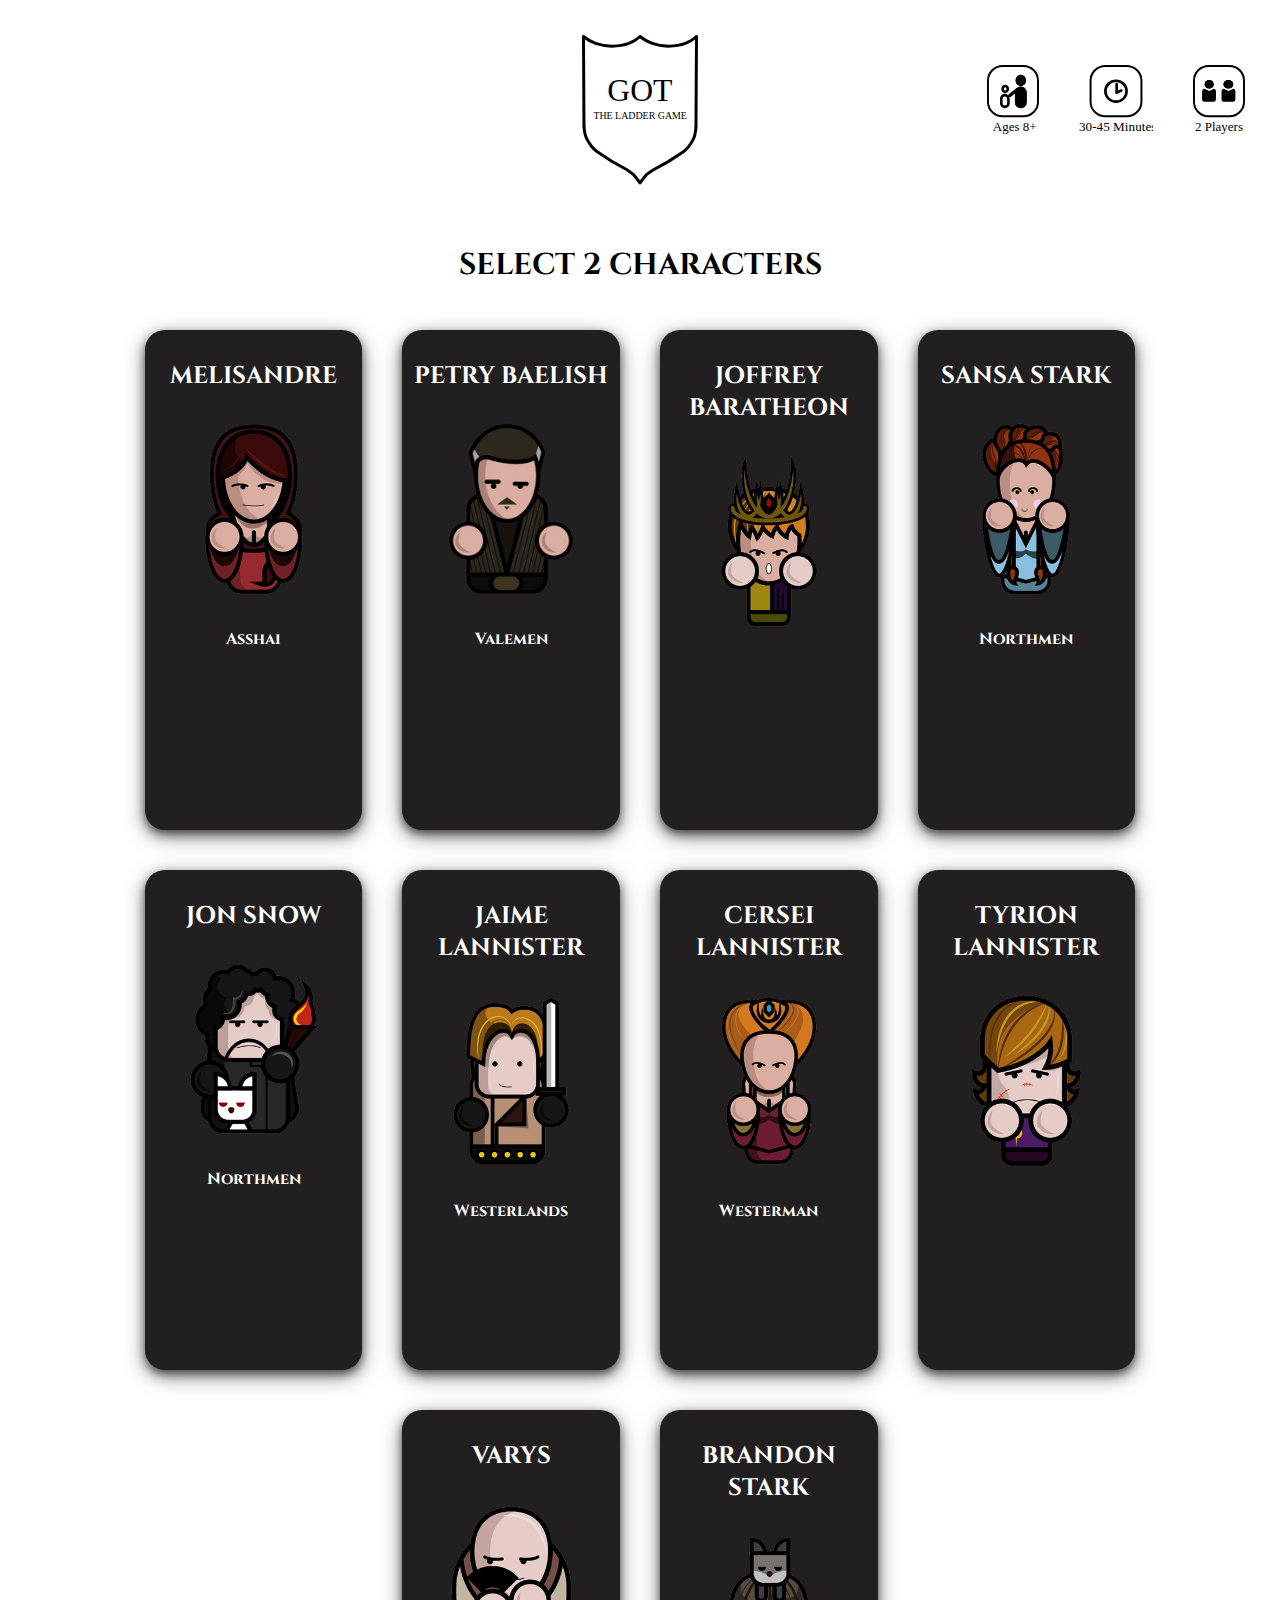
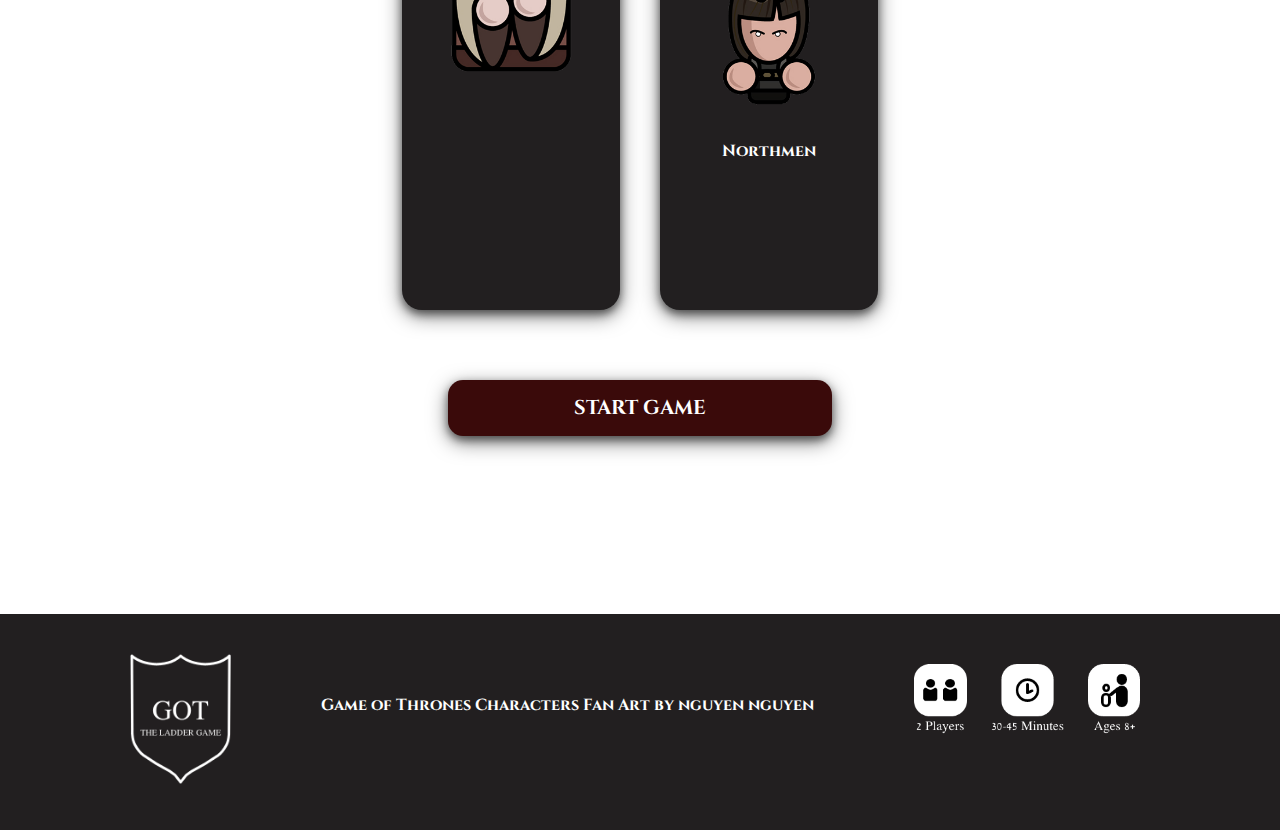
<file: index.html>
<!DOCTYPE html>
<html lang="en">

<head>
    <meta charset="UTF-8">
    <meta name="viewport" content="width=device-width, initial-scale=1.0">
    <title>GOT - The ladder game</title>

    <link rel="stylesheet" href="style/style.css">
</head>

<body>
    <header id="header-container">
        <div class="flex-1"></div>

        <a href="index.html" class="logo">
            <img src="img/logo.svg" alt="logo">
        </a>

        <div class="rule_icon_container flex-1">
            <img class="rule_icon" src="img/icon_players_001.svg" alt="number of players">
            <img class="rule_icon" src="img/icon_time_001.svg" alt="time estimate">
            <img class="rule_icon" src="img/icon_age_001.svg" alt="age of the players">
        </div>
    </header>

    <main id="main-container-index-page">
        <div class="heading">
            <h2>SELECT 2 CHARACTERS</h2>
        </div>
        <div id="character-selector">
            <div id="card-container"></div>
        </div>
        <button onclick="startGameButton()" class="start-game-btn">START GAME</button>
    </main>

    <footer class="page-footer">
        <a href="index.html" class="logo">
            <img src="img/logo_transparent_white.png" alt="logo" height="130">
        </a>

        <div class="credit-fan-art">
            <p>Game of Thrones Characters Fan Art by nguyen nguyen</p>
        </div>

        <div class="rule_icon_container flex-1">
            <img class="rule_icon" src="img/icon_players_001-white.png" alt="number of players" height="70">
            <img class="rule_icon" src="img/icon_time_001_white.png" alt="time estimate" height="70">
            <img class="rule_icon" src="img/icon_age_001_white.png" alt="age of the players" height="70">
        </div>

    </footer>

    <script src="script.js"></script>
</body>

</html>
</file>
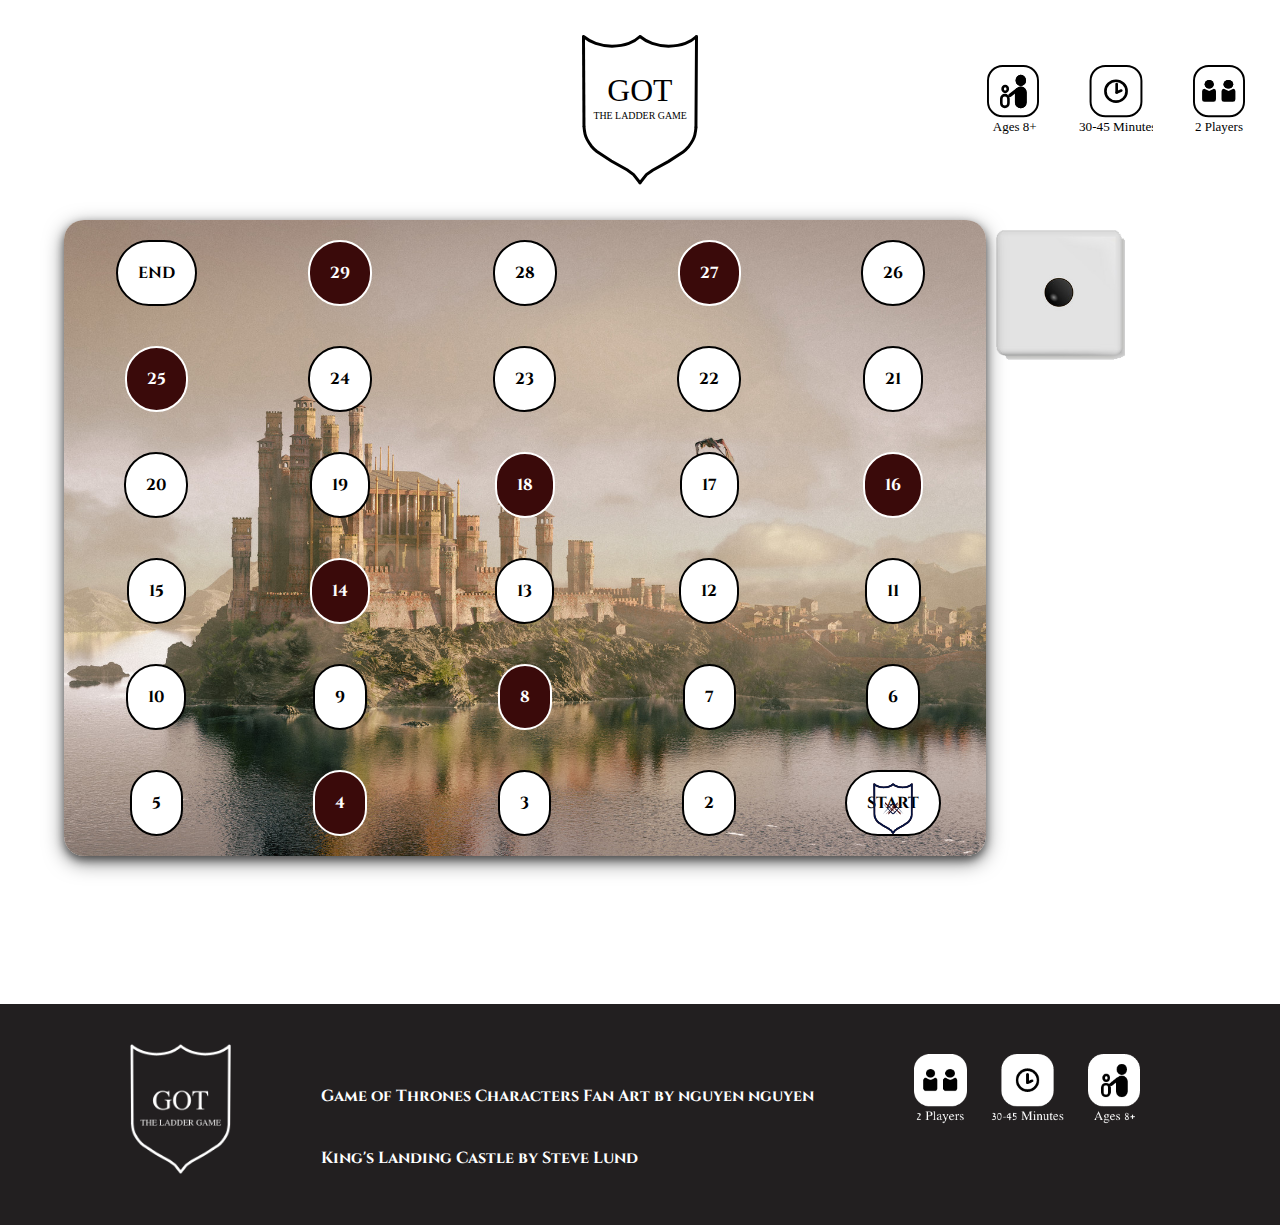
<file: game.html>
<!DOCTYPE html>
<html lang="en">

<head>
    <meta charset="UTF-8">
    <meta name="viewport" content="width=device-width, initial-scale=1.0">
    <title>GOT - The ladder game</title>

    <link rel="stylesheet" href="style/style.css">
</head>

<body>
    <header id="header-container">
        <div class="flex-1"></div>

        <a href="index.html" class="logo">
            <img src="img/logo.svg" alt="logo">
        </a>

        <div class="rule_icon_container flex-1">
            <img class="rule_icon" src="img/icon_players_001.svg" alt="number of players">
            <img class="rule_icon" src="img/icon_time_001.svg" alt="time estimate">
            <img class="rule_icon" src="img/icon_age_001.svg" alt="age of the players">
        </div>
    </header>
    <main id="main-container">

        <div class="game-container">
            <div id="game-board">
                <div class="game-piece end" data-position="30">
                    <span class="number">END</span>
                </div>
                <div class="game-piece trap" data-position="29">
                    <span class="number">29</span>
                </div>
                <div class="game-piece" data-position="28">
                    <span class="number">28</span>
                </div>
                <div class="game-piece trap" data-position="27">
                    <span class="number">27</span>
                </div>
                <div class="game-piece" data-position="26">
                    <span class="number">26</span>
                </div>
                <div class="game-piece trap" data-position="25">
                    <span class="number">25</span>
                </div>
                <div class="game-piece" data-position="24">
                    <span class="number">24</span>
                </div>
                <div class="game-piece" data-position="23">
                    <span class="number">23</span>
                </div>
                <div class="game-piece" data-position="22">
                    <span class="number">22</span>
                </div>
                <div class="game-piece" data-position="21">
                    <span class="number">21</span>
                </div>
                <div class="game-piece" data-position="20">
                    <span class="number">20</span>
                </div>
                <div class="game-piece" data-position="19">
                    <span class="number">19</span>
                </div>
                <div class="game-piece trap" data-position="18">
                    <span class="number">18</span>
                </div>
                <div class="game-piece" data-position="17">
                    <span class="number">17</span>
                </div>
                <div class="game-piece trap" data-position="16">
                    <span class="number">16</span>
                </div>
                <div class="game-piece" data-position="15">
                    <span class="number">15</span>
                </div>
                <div class="game-piece trap" data-position="14">
                    <span class="number">14</span>
                </div>
                <div class="game-piece" data-position="13">
                    <span class="number">13</span>
                </div>
                <div class="game-piece" data-position="12">
                    <span class="number">12</span>
                </div>
                <div class="game-piece" data-position="11">
                    <span class="number">11</span>
                </div>
                <div class="game-piece" data-position="10">
                    <span class="number">10</span>
                </div>
                <div class="game-piece" data-position="9">
                    <span class="number">9</span>
                </div>
                <div class="game-piece trap" data-position="8">
                    <span class="number">8</span>
                </div>
                <div class="game-piece" data-position="7">
                    <span class="number">7</span>
                </div>
                <div class="game-piece" data-position="6">
                    <span class="number">6</span>
                </div>
                <div class="game-piece" data-position="5">
                    <span class="number">5</span>
                </div>
                <div class="game-piece trap" data-position="4">
                    <span class="number">4</span>
                </div>
                <div class="game-piece" data-position="3">
                    <span class="number">3</span>
                </div>
                <div class="game-piece" data-position="2">
                    <span class="number">2</span>
                </div>
                <div class="game-piece" data-position="1">
                    <div id="player-1">
                        <img src="img/token-player1-red.png" alt="token player 1">
                    </div>
                    <div id="player-2">
                        <img src="img/token-player2-blue.png" alt="token player 2">
                    </div>
                    <span class="number start">START</span>
                </div>
            </div>
        </div>

        <div id="players-container">
            <div id="character-selector">
                <div id="game-card-container"></div>
            </div>
            <div class="dice-button-container">
                <img src="img/dice/1.png" onclick="rollDice()" id="dice-image" height="150">
            </div>
        </div>
    </main>

    <footer class="page-footer">
        <a href="index.html" class="logo">
            <img src="img/logo_transparent_white.png" alt="logo" height="130">
        </a>

        <div class="credit-fan-art">
            <p>Game of Thrones Characters Fan Art by nguyen nguyen</p>
            <p>King's Landing Castle by Steve Lund</p>
        </div>

        <div class="rule_icon_container flex-1">
            <img class="rule_icon" src="img/icon_players_001-white.png" alt="number of players" height="70">
            <img class="rule_icon" src="img/icon_time_001_white.png" alt="time estimate" height="70">
            <img class="rule_icon" src="img/icon_age_001_white.png" alt="age of the players" height="70">
        </div>

    </footer>

    <script src="script.js"></script>
</body>

</html>
</file>
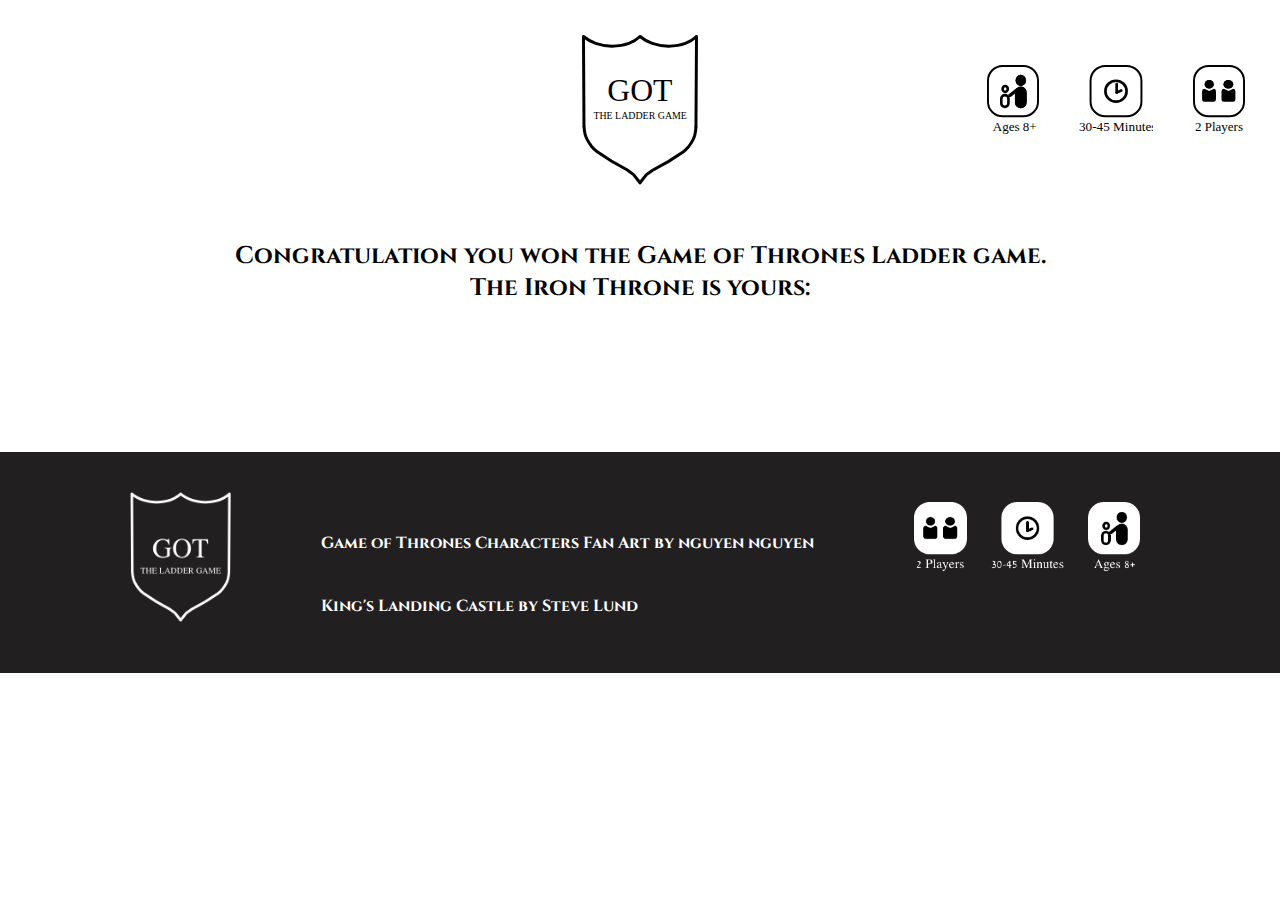
<file: winner.html>
<!DOCTYPE html>
<html lang="en">

<head>
    <meta charset="UTF-8">
    <meta name="viewport" content="width=device-width, initial-scale=1.0">
    <title>GOT - The ladder game</title>

    <link rel="stylesheet" href="style/style.css">
</head>

<body>
    <header id="header-container">
        <div class="flex-1"></div>

        <a href="index.html" class="logo">
            <img src="img/logo.svg" alt="logo">
        </a>

        <div class="rule_icon_container flex-1">
            <img class="rule_icon" src="img/icon_players_001.svg" alt="number of players">
            <img class="rule_icon" src="img/icon_time_001.svg" alt="time estimate">
            <img class="rule_icon" src="img/icon_age_001.svg" alt="age of the players">
        </div>
    </header>

    <main class="main-container-winner-page">
        <h2>Congratulation you won the Game of Thrones Ladder game.<br>
            The Iron Throne is yours:
        </h2>

        <div id="winner-card-container"></div>

    </main>

    <footer class="page-footer">
        <a href="index.html" class="logo">
            <img src="img/logo_transparent_white.png" alt="logo" height="130">
        </a>

        <div class="credit-fan-art">
            <p>Game of Thrones Characters Fan Art by nguyen nguyen</p>
            <p>King's Landing Castle by Steve Lund</p>
        </div>

        <div class="rule_icon_container flex-1">
            <img class="rule_icon" src="img/icon_players_001-white.png" alt="number of players" height="70">
            <img class="rule_icon" src="img/icon_time_001_white.png" alt="time estimate" height="70">
            <img class="rule_icon" src="img/icon_age_001_white.png" alt="age of the players" height="70">
        </div>

    </footer>

    <script src="script.js"></script>
</body>

</html>
</file>
<file: style/style.css>
@font-face {
  font-family: "cintzelBold";
  src: url("../font/Cinzel-Bold.ttf");
}
body {
  margin: 0;
  font-family: "cintzelBold";
}
body h2 {
  font-family: "cintzelBold";
}

#main-container-index-page {
  display: flex;
  flex-direction: column;
}
#main-container-index-page .start-game-btn {
  display: block;
  text-decoration: none;
  background-color: #3a0a0a;
  border: none;
  color: #ffffff;
  padding: 15px;
  border-radius: 15px;
  width: 30%;
  text-align: center;
  margin: 50px auto;
  font-size: 20px;
  font-family: "cintzelBold";
  box-shadow: 0 4px 8px 0 rgba(0, 0, 0, 0.5), 0 6px 20px 0 rgba(0, 0, 0, 0.5);
  transition: transform 0.2s;
}
#main-container-index-page .start-game-btn:hover {
  transform: scale(1.2);
}
#main-container-index-page .heading {
  text-align: center;
}
#main-container-index-page .heading p {
  font-size: 20px;
  font-weight: bold;
}
#main-container-index-page .heading h2 {
  font-size: 30px;
}

#header-container {
  display: flex;
  flex-wrap: wrap;
  justify-content: center;
  margin: 15px;
}
#header-container .flex-1 {
  flex: 1;
}
#header-container .logo {
  width: auto;
  height: 150px;
  margin: 20px 0 20px;
}
#header-container .logo img {
  height: 100%;
}
#header-container .rule_icon_container {
  margin-top: 30px;
}
#header-container .rule_icon_container .rule_icon {
  width: auto;
  height: 70px;
  float: right;
  margin: 20px;
}

#card-container, #game-card-container {
  display: flex;
  justify-content: center;
  text-align: center;
  flex-wrap: wrap;
}
#card-container .character-card, #game-card-container .character-card {
  width: 17%;
  height: 500px;
  background-color: #221f20;
  background-size: 40px 40px;
  margin: 20px;
  border-radius: 20px;
  box-shadow: 0 4px 8px 0 rgba(0, 0, 0, 0.5), 0 6px 20px 0 rgba(0, 0, 0, 0.5);
  transition: transform 0.4s;
  cursor: pointer;
  box-sizing: border-box;
}
#card-container .character-card.red-card, #game-card-container .character-card.red-card {
  background-color: #3a0a0a;
  transform: scale(1.1);
}
#card-container .character-card.blue-card, #game-card-container .character-card.blue-card {
  background-color: #051540;
  transform: scale(1.1);
}
#card-container .character-card:hover, #game-card-container .character-card:hover {
  transform: scale(1.1);
}
#card-container .character-card .character-token, #game-card-container .character-card .character-token {
  padding: 5px;
  width: 50px;
  height: auto;
}
#card-container .character-picture, #game-card-container .character-picture {
  width: 80%;
  border-radius: 20px;
}
#card-container h2, #game-card-container h2 {
  color: #ffffff;
  padding: 10px;
}
#card-container p, #game-card-container p {
  color: #ffffff;
  padding: 10px;
}

.winner-card-container .character-picture {
  animation-name: bounce-2;
  animation-timing-function: ease;
}
@keyframes bounce-2 {
  0% {
    transform: translateY(0);
  }
  50% {
    transform: translateY(-100px);
  }
  100% {
    transform: translateY(0);
  }
}

#game-card-container .character-card {
  width: 30%;
  height: auto;
  margin-top: 55px;
}
#game-card-container .character-card.not-active {
  opacity: 0.5;
  transform: scale(0.9);
}
#game-card-container .character-card .character-name {
  font-size: 16px;
}

#main-container {
  display: flex;
  flex-direction: row;
  margin: 0 5%;
}
#main-container #game-board {
  display: flex;
  flex-wrap: wrap;
  width: 100%;
}
#main-container #token-player1, #main-container #token-player2 {
  position: absolute;
  bottom: 100px;
  right: 50px;
}
#main-container .game-container {
  position: relative;
  width: 80%;
  height: 40%;
  margin-bottom: 20px;
  background-image: url(../img/kings_landing_bg_board_game_by_steve_lund.jpg);
  background-repeat: no-repeat;
  background-size: cover;
  background-position: center;
  box-shadow: 0 4px 8px 0 rgba(0, 0, 0, 0.5), 0 6px 20px 0 rgba(0, 0, 0, 0.5);
  border-radius: 20px;
}
#main-container .game-container .game-piece {
  display: flex;
  justify-content: center;
  align-items: center;
  width: 20%;
  padding: 20px;
  border-radius: 20px;
  box-sizing: border-box;
  margin: 0;
}
#main-container .game-container .game-piece #player-1, #main-container .game-container .game-piece #player-2 {
  position: absolute;
  width: 40px;
  height: 40px;
}
#main-container .game-container .game-piece #player-1 img, #main-container .game-container .game-piece #player-2 img {
  width: 100%;
  height: auto;
}
#main-container .game-container .game-piece.trap .number {
  background-color: #3a0a0a;
  border: 2px solid #ffffff;
  color: #ffffff;
}
#main-container .game-container .game-piece .number {
  display: block;
  border: 2px solid #000000;
  border-radius: 99px;
  background-color: #ffffff;
  padding: 20px;
}

.main-container-winner-page {
  display: flex;
  flex-direction: column;
}
.main-container-winner-page h2 {
  text-align: center;
}
.main-container-winner-page img {
  display: flex;
  justify-content: center;
  margin: 0 auto;
}

#players-container .dice-button-container {
  display: flex;
  flex-wrap: wrap;
  justify-content: center;
}

.page-footer {
  display: flex;
  flex-wrap: wrap;
  justify-content: space-evenly;
  margin-top: 10%;
  padding: 40px;
  background-color: #221f20;
}
.page-footer .credit-fan-art p {
  color: #ffffff;
  padding-top: 5%;
}
.page-footer .rule_icon {
  padding: 10px 10px;
}

@media only screen and (max-width: 1000px) {
  #card-container .character-card {
    width: 80%;
    text-align: center;
    margin: 10px 10px;
  }
  #card-container .character-picture {
    width: auto;
    height: 300px;
  }
}

/*# sourceMappingURL=style.css.map */
</file>
